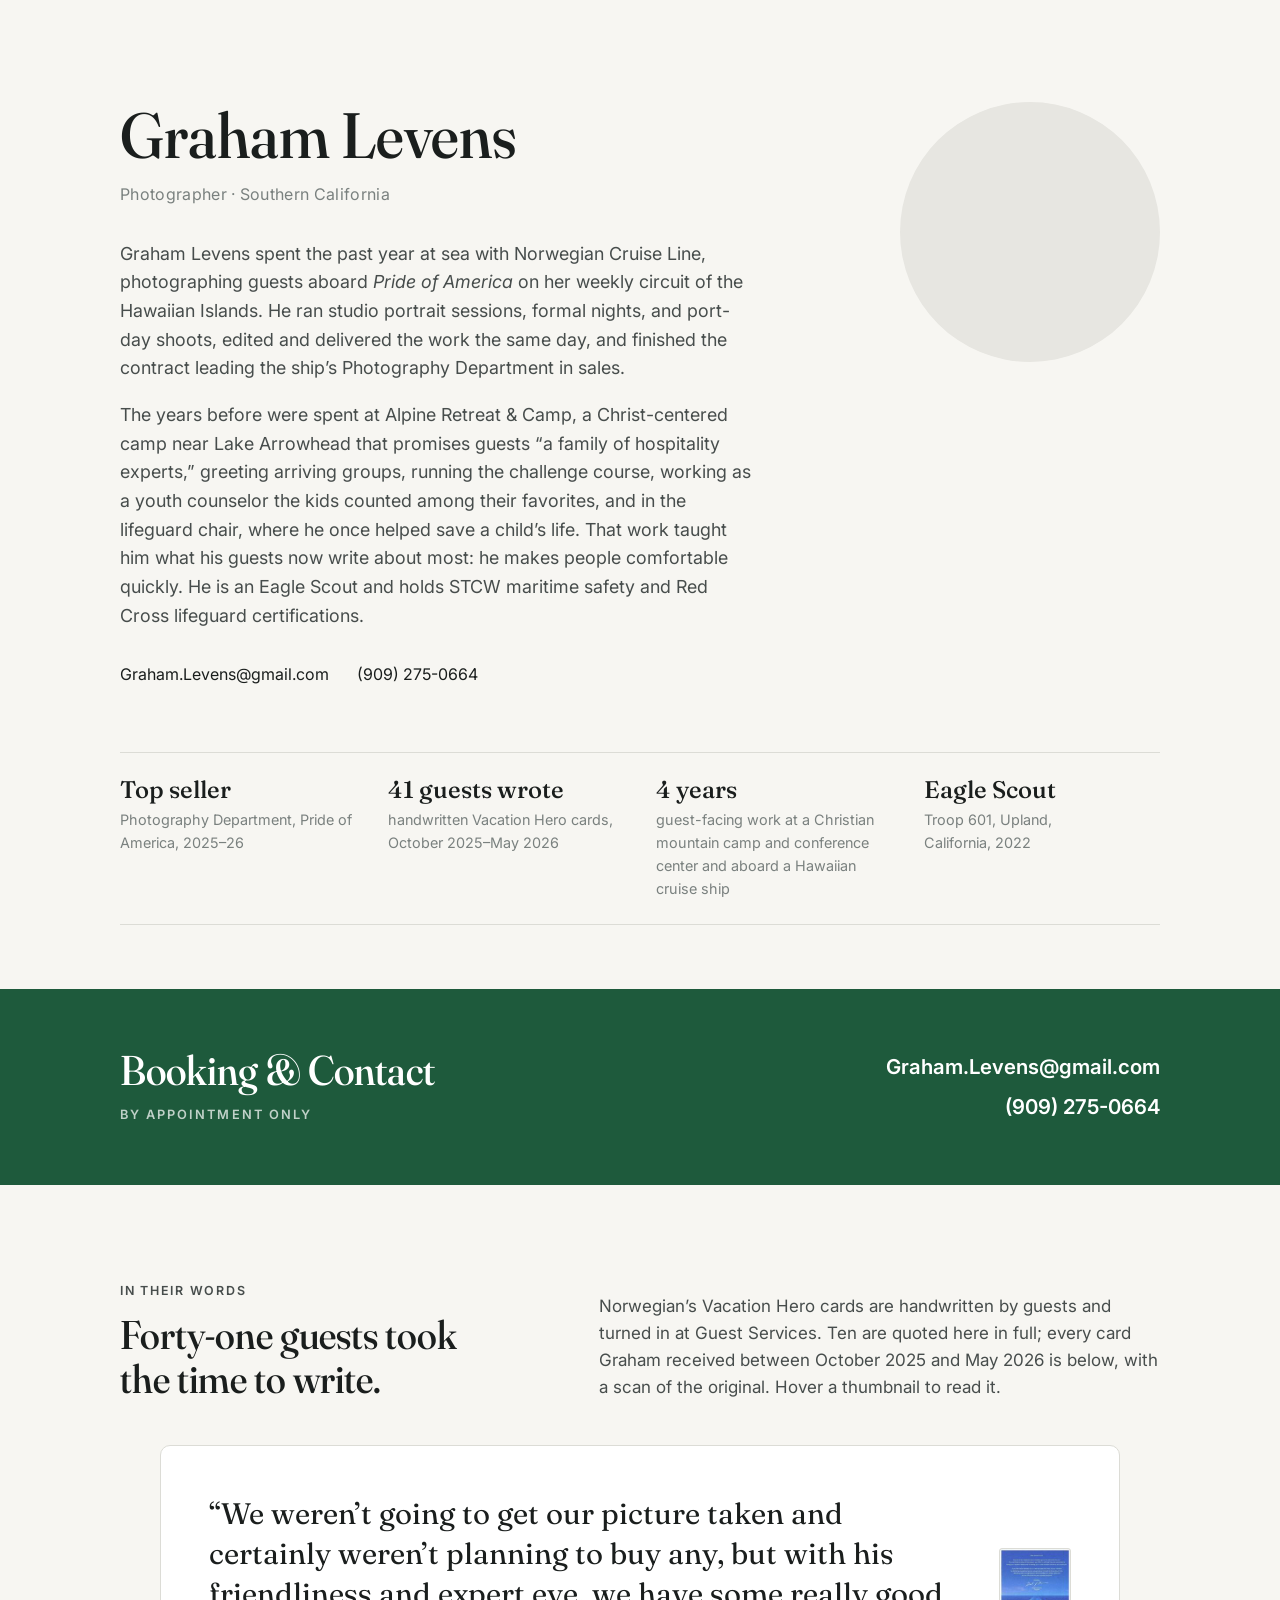
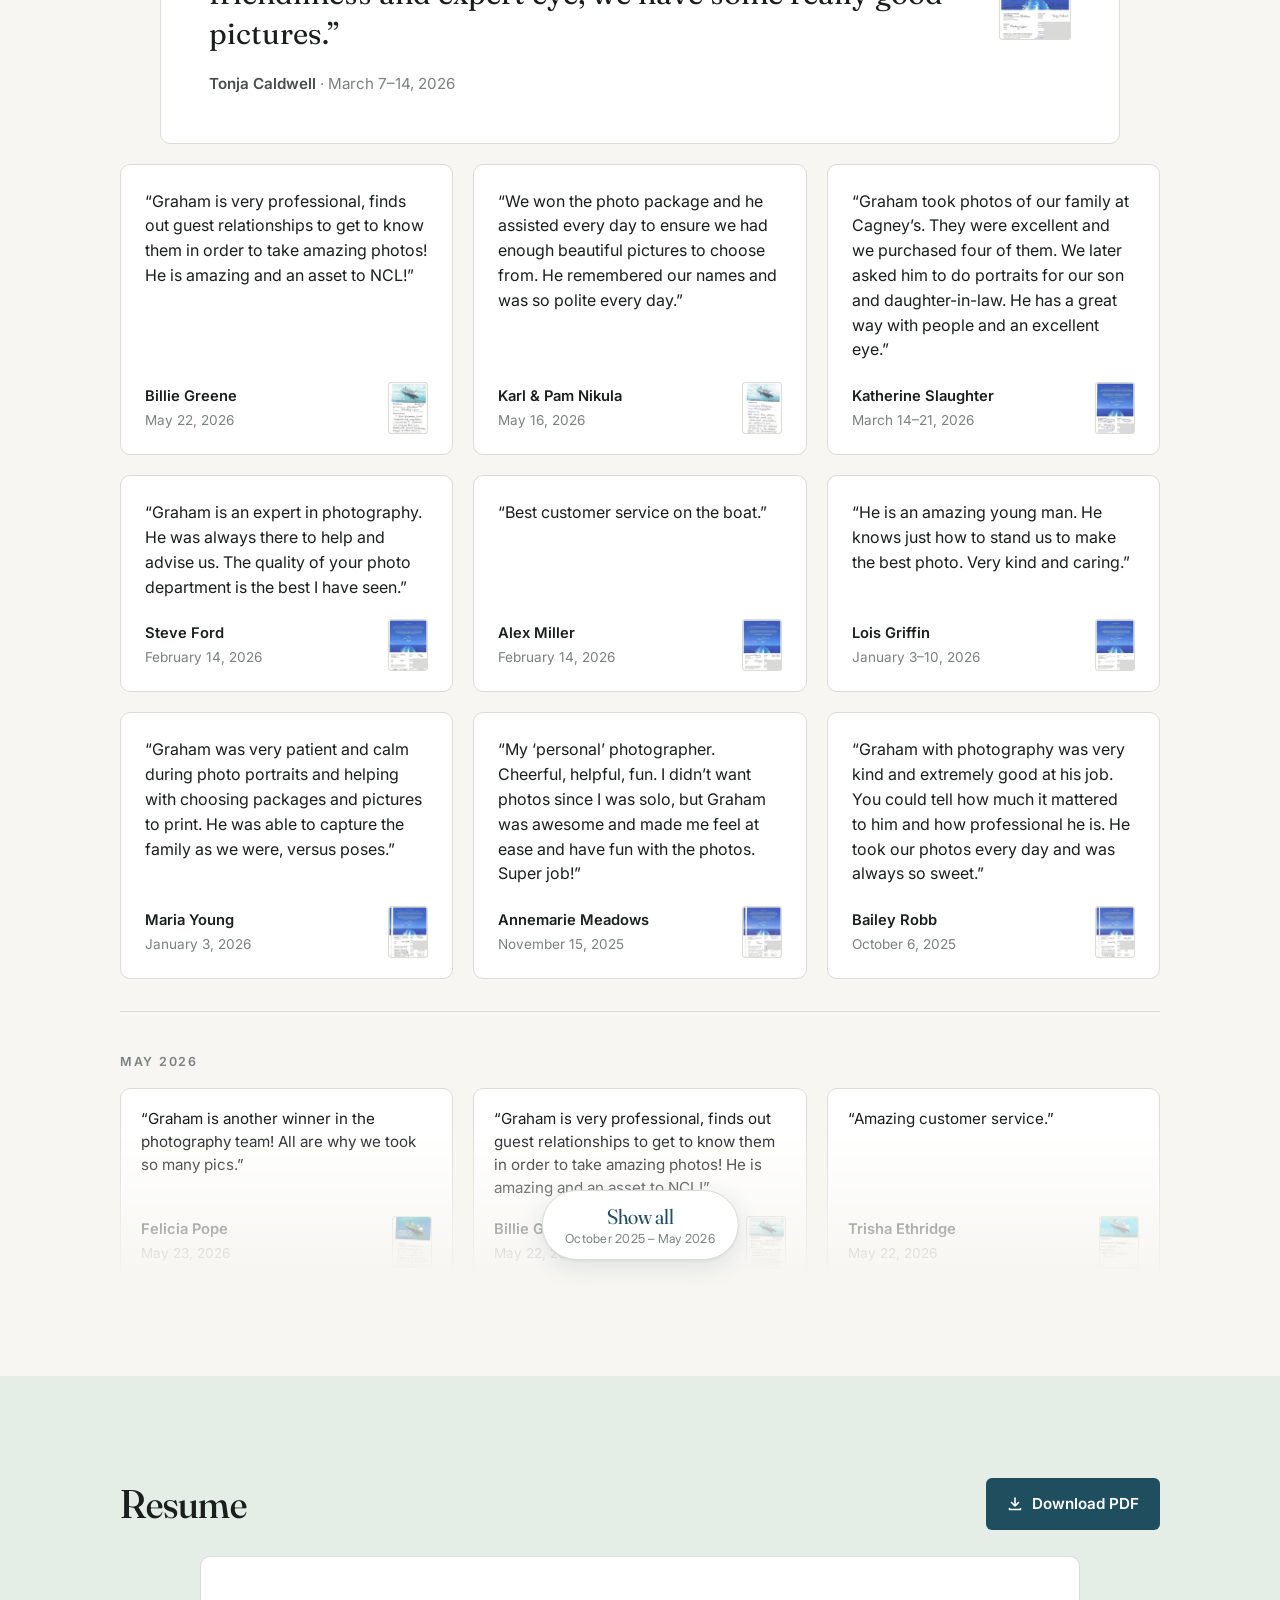
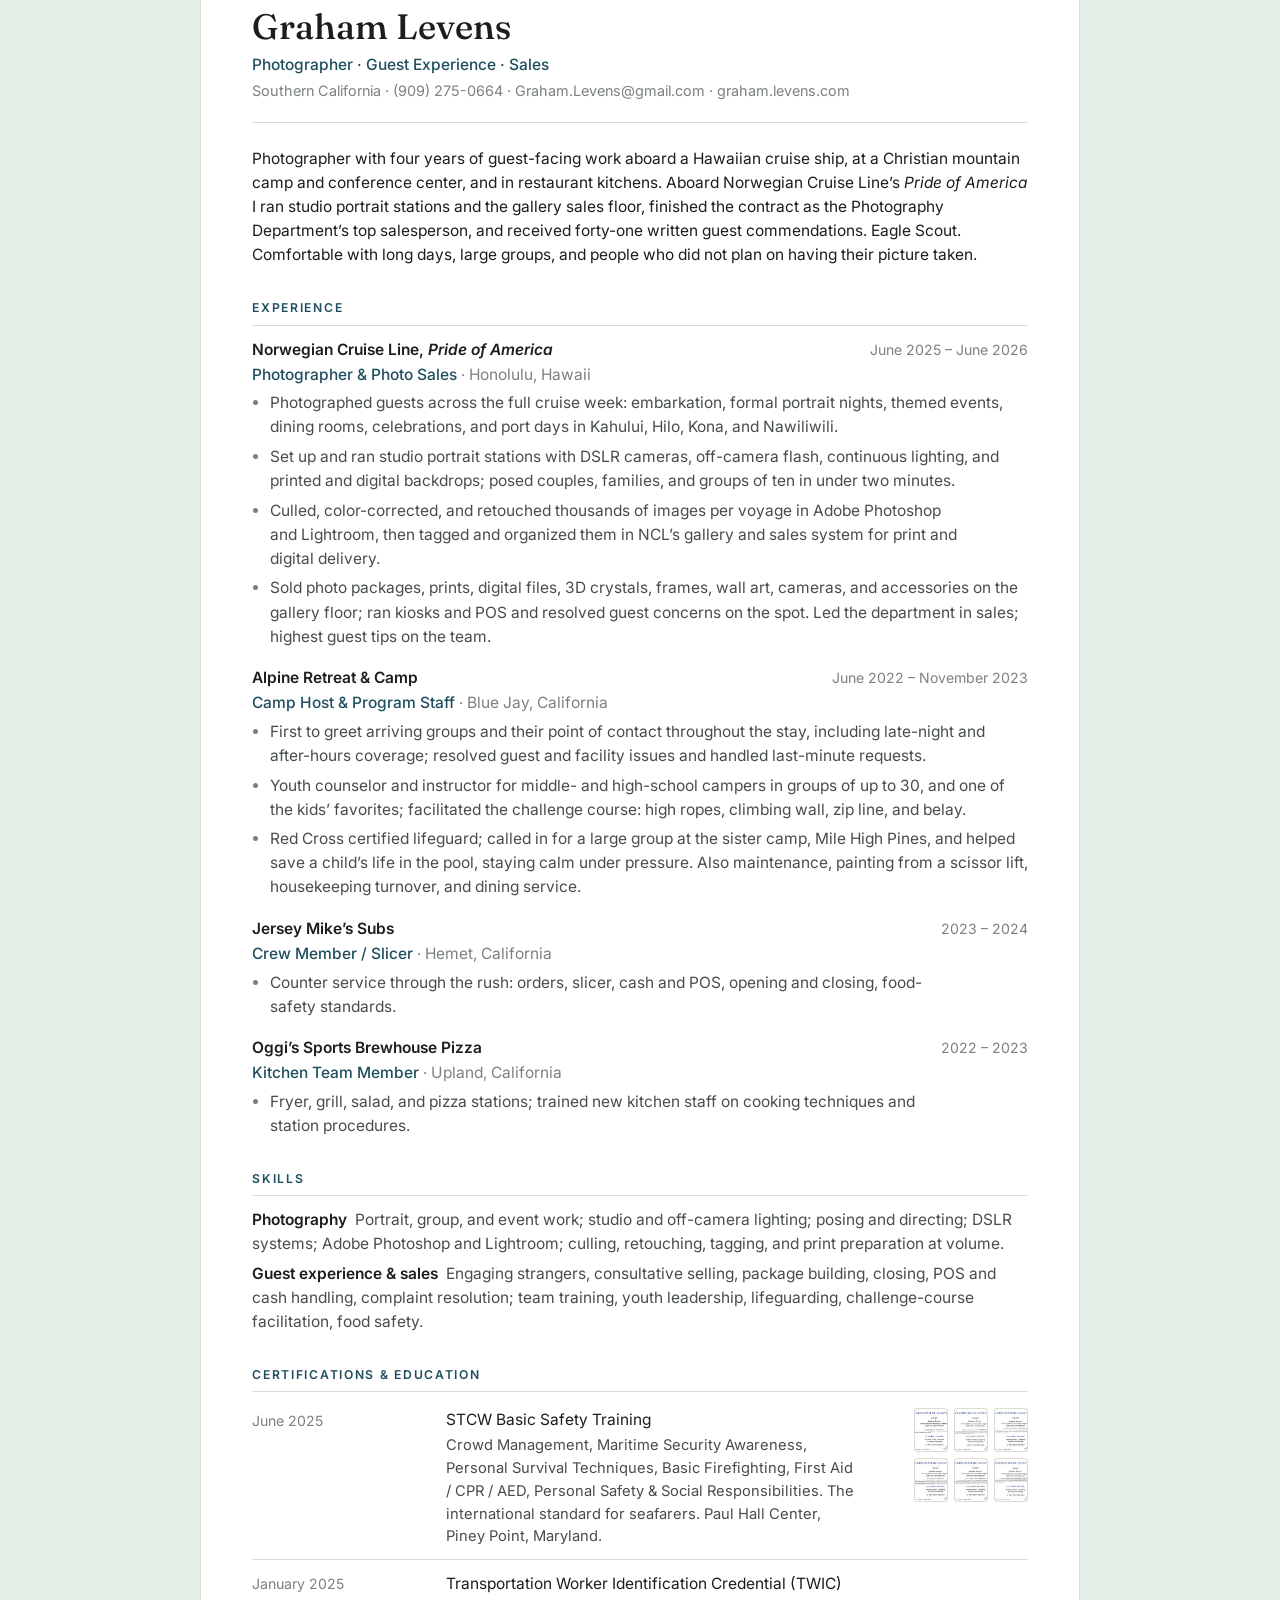
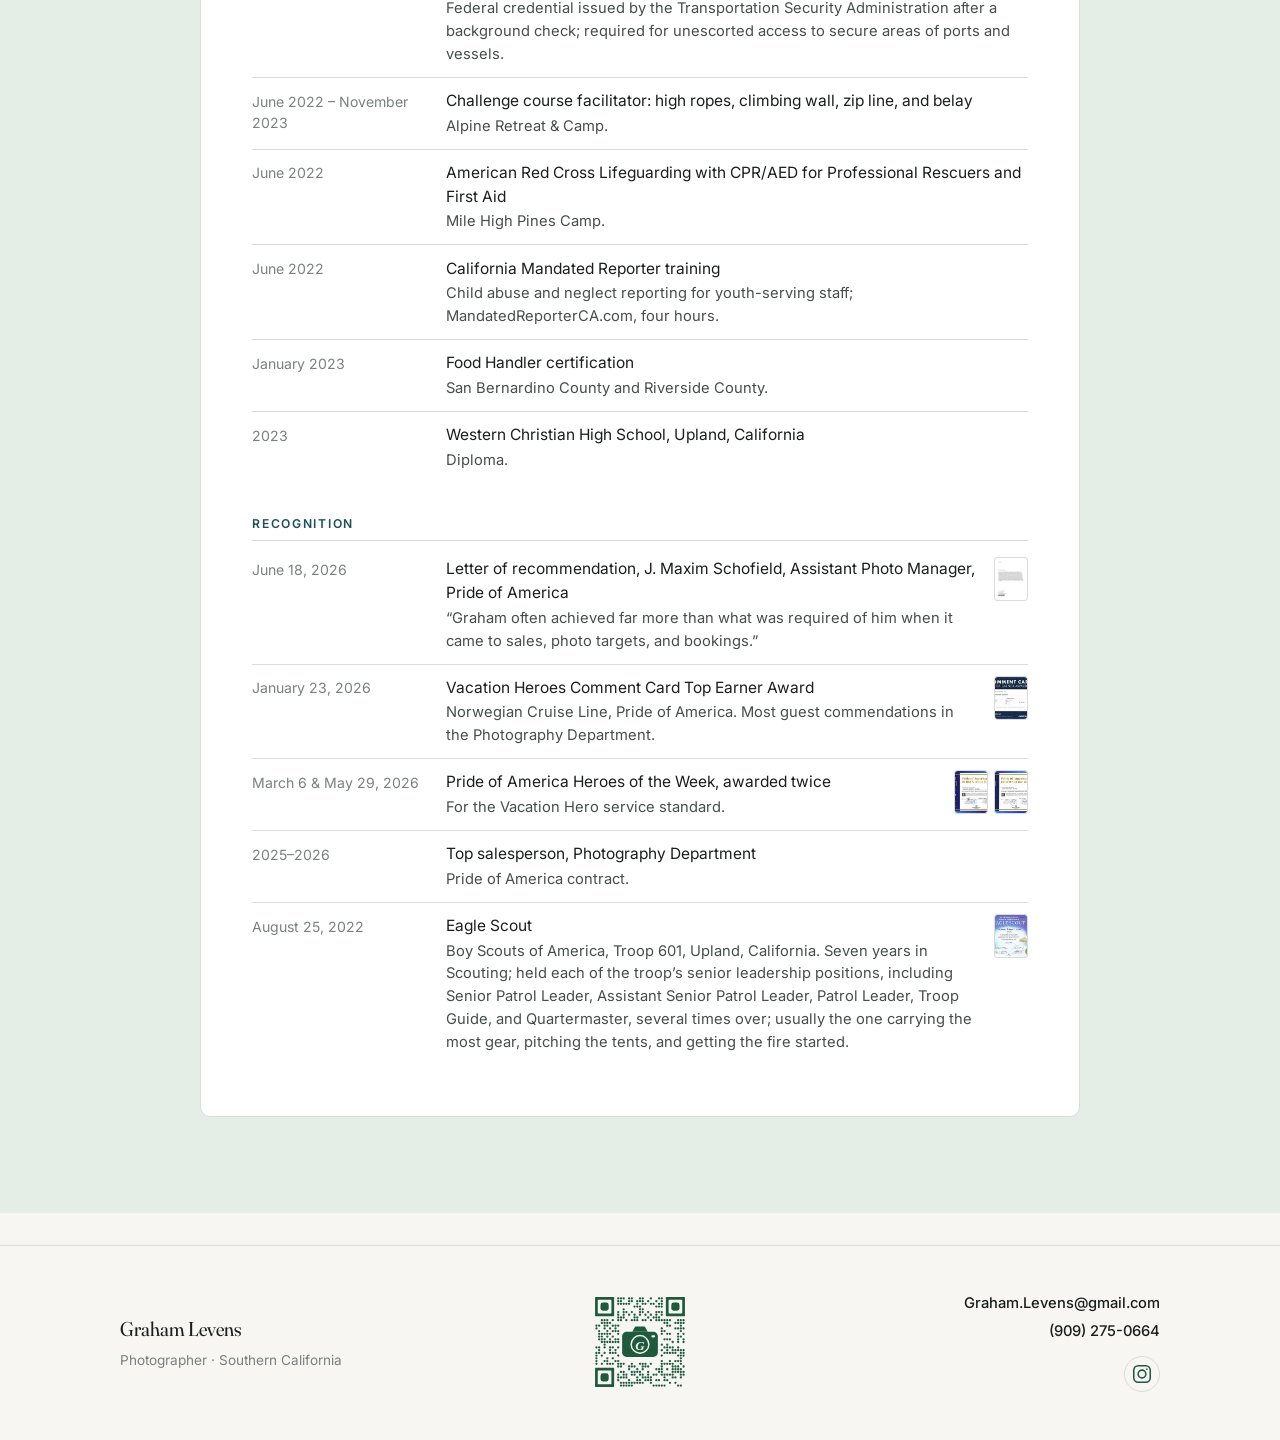
<file: index.html>
<!doctype html>
<html lang="en">
<head>
  <script>document.documentElement.classList.add("js");</script>
  <meta charset="utf-8" />
  <meta name="viewport" content="width=device-width, initial-scale=1" />
  <meta name="format-detection" content="telephone=no">
  <meta name="robots" content="noindex, nofollow, noarchive" />
  <title>Graham Levens — Photographer</title>
  <meta name="description" content="Graham Levens, photographer, Southern California. A year aboard Norwegian Cruise Line's Pride of America, where he led the Photography Department in sales. Eagle Scout." />
  <link rel="icon" href="/favicon.ico" sizes="any" />
  <link rel="icon" href="/favicon.svg" type="image/svg+xml" />
  <link rel="apple-touch-icon" href="/apple-touch-icon.png" />
  <link rel="preconnect" href="https://fonts.googleapis.com">
  <link rel="preconnect" href="https://fonts.gstatic.com" crossorigin>
  <link href="https://fonts.googleapis.com/css2?family=Fraunces:opsz,wght@9..144,400;9..144,500&family=Inter:wght@400;500;600&display=swap" rel="stylesheet">
  <link rel="stylesheet" href="/css/style.css?v=16">
  <script type="application/ld+json">
  {
    "@context": "https://schema.org",
    "@type": "Person",
    "name": "Graham Levens",
    "jobTitle": "Photographer",
    "url": "https://graham.levens.com",
    "address": { "@type": "PostalAddress", "addressRegion": "CA", "addressCountry": "US" }
  }
  </script>
</head>
<body>

<!-- ============ HEADER ============ -->
<header class="wrap head">
  <div>
    <h1>Graham Levens</h1>
    <p class="role">Photographer &middot; Southern California</p>
    <p class="intro">Graham Levens spent the past year at sea with Norwegian Cruise Line, photographing guests aboard <em>Pride of America</em> on her weekly circuit of the Hawaiian Islands. He ran studio portrait sessions, formal nights, and port-day shoots, edited and delivered the work the same day, and finished the contract leading the ship&rsquo;s Photography Department in sales.</p>
    <p class="intro">The years before were spent at Alpine Retreat &amp; Camp, a Christ-centered camp near Lake Arrowhead that promises guests &ldquo;a family of hospitality experts,&rdquo; greeting arriving groups, running the challenge course, working as a youth counselor the kids counted among their favorites, and in the lifeguard chair, where he once helped save a child&rsquo;s life. That work taught him what his guests now write about most: he makes people comfortable quickly. He is an Eagle Scout and holds STCW maritime safety and Red Cross lifeguard certifications.</p>
    <p class="contact"><span><a href="mailto:Graham.Levens@gmail.com">Graham.Levens@gmail.com</a></span><span><a href="tel:+19092750664">(909) 275-0664</a></span></p>
  </div>
  <div class="photo" role="img" aria-label="Portrait to come"></div>
</header>

<div class="wrap">
  <ul class="facts">
    <li><strong>Top seller</strong><span>Photography Department, Pride of America, 2025&ndash;26</span></li>
    <li><strong>41 guests wrote</strong><span>handwritten Vacation Hero cards, October 2025&ndash;May 2026</span></li>
    <li><strong>4 years</strong><span>guest-facing work at a Christian mountain camp and conference center and aboard a Hawaiian cruise ship</span></li>
    <li><strong>Eagle Scout</strong><span>Troop 601, Upland, California, 2022</span></li>
  </ul>
</div>

<!-- ============ BOOKING ============ -->
<section class="cta" id="book" aria-label="Booking and contact">
  <div class="wrap cta__in">
    <div class="cta__lead">
      <h2>Booking &amp; Contact</h2>
      <p class="cta__note">By appointment only</p>
    </div>
    <p class="cta__details"><span><a href="mailto:Graham.Levens@gmail.com">Graham.Levens@gmail.com</a></span><span><a href="tel:+19092750664">(909) 275-0664</a></span></p>
  </div>
</section>

<!-- ============ GUEST FEEDBACK ============ -->
<section class="sec" id="feedback">
  <div class="wrap">
    <div class="sec__head">
      <div>
        <p class="kicker">In their words</p>
        <h2>Forty-one guests took the time to write.</h2>
      </div>
      <p>Norwegian&rsquo;s Vacation Hero cards are handwritten by guests and turned in at Guest Services. Ten are quoted here in full; every card Graham received between October 2025 and May 2026 is below, with a scan of the original. Hover a thumbnail to read it.</p>
    </div>

    <figure class="feature">
      <blockquote>&ldquo;We weren&rsquo;t going to get our picture taken and certainly weren&rsquo;t planning to buy any, but with his friendliness and expert eye, we have some really good pictures.&rdquo;<cite><b>Tonja Caldwell</b> &middot; March 7&ndash;14, 2026</cite></blockquote>
      <a class="thumb" href="/images/cards/tonja-caldwell.jpg" aria-label="View Tonja Caldwell's card"><img src="/images/cards/thumbs/tonja-caldwell.jpg" alt="" loading="lazy"><span class="pop"><img src="/images/cards/tonja-caldwell.jpg" alt="Scanned comment card from Tonja Caldwell" loading="lazy"></span></a>
    </figure>

    <div class="cards">
      <figure class="card">
        <blockquote>&ldquo;Graham is very professional, finds out guest relationships to get to know them in order to take amazing photos! He is amazing and an asset to NCL!&rdquo;</blockquote>
        <footer><cite><b>Billie Greene</b>May 22, 2026</cite><a class="thumb" href="/images/cards/billie-greene.jpg" aria-label="View Billie Greene's card"><img src="/images/cards/thumbs/billie-greene.jpg" alt="" loading="lazy"><span class="pop"><img src="/images/cards/billie-greene.jpg" alt="Scanned comment card from Billie Greene" loading="lazy"></span></a></footer>
      </figure>
      <figure class="card">
        <blockquote>&ldquo;We won the photo package and he assisted every day to ensure we had enough beautiful pictures to choose from. He remembered our names and was so polite every day.&rdquo;</blockquote>
        <footer><cite><b>Karl &amp; Pam Nikula</b>May 16, 2026</cite><a class="thumb" href="/images/cards/karl-pam-nikula.jpg" aria-label="View the Nikulas' card"><img src="/images/cards/thumbs/karl-pam-nikula.jpg" alt="" loading="lazy"><span class="pop"><img src="/images/cards/karl-pam-nikula.jpg" alt="Scanned comment card from Karl and Pam Nikula" loading="lazy"></span></a></footer>
      </figure>
      <figure class="card">
        <blockquote>&ldquo;Graham took photos of our family at Cagney&rsquo;s. They were excellent and we purchased four of them. We later asked him to do portraits for our son and daughter-in-law. He has a great way with people and an excellent eye.&rdquo;</blockquote>
        <footer><cite><b>Katherine Slaughter</b>March 14&ndash;21, 2026</cite><a class="thumb" href="/images/cards/katherine-slaughter.jpg" aria-label="View Katherine Slaughter's card"><img src="/images/cards/thumbs/katherine-slaughter.jpg" alt="" loading="lazy"><span class="pop"><img src="/images/cards/katherine-slaughter.jpg" alt="Scanned comment card from Katherine Slaughter" loading="lazy"></span></a></footer>
      </figure>
      <figure class="card">
        <blockquote>&ldquo;Graham is an expert in photography. He was always there to help and advise us. The quality of your photo department is the best I have seen.&rdquo;</blockquote>
        <footer><cite><b>Steve Ford</b>February 14, 2026</cite><a class="thumb" href="/images/cards/steve-ford.jpg" aria-label="View Steve Ford's card"><img src="/images/cards/thumbs/steve-ford.jpg" alt="" loading="lazy"><span class="pop"><img src="/images/cards/steve-ford.jpg" alt="Scanned comment card from Steve Ford" loading="lazy"></span></a></footer>
      </figure>
      <figure class="card">
        <blockquote>&ldquo;Best customer service on the boat.&rdquo;</blockquote>
        <footer><cite><b>Alex Miller</b>February 14, 2026</cite><a class="thumb" href="/images/cards/alex-miller.jpg" aria-label="View Alex Miller's card"><img src="/images/cards/thumbs/alex-miller.jpg" alt="" loading="lazy"><span class="pop"><img src="/images/cards/alex-miller.jpg" alt="Scanned comment card from Alex Miller" loading="lazy"></span></a></footer>
      </figure>
      <figure class="card">
        <blockquote>&ldquo;He is an amazing young man. He knows just how to stand us to make the best photo. Very kind and caring.&rdquo;</blockquote>
        <footer><cite><b>Lois Griffin</b>January 3&ndash;10, 2026</cite><a class="thumb" href="/images/cards/lois-griffin.jpg" aria-label="View Lois Griffin's card"><img src="/images/cards/thumbs/lois-griffin.jpg" alt="" loading="lazy"><span class="pop"><img src="/images/cards/lois-griffin.jpg" alt="Scanned comment card from Lois Griffin" loading="lazy"></span></a></footer>
      </figure>
      <figure class="card">
        <blockquote>&ldquo;Graham was very patient and calm during photo portraits and helping with choosing packages and pictures to print. He was able to capture the family as we were, versus poses.&rdquo;</blockquote>
        <footer><cite><b>Maria Young</b>January 3, 2026</cite><a class="thumb" href="/images/cards/maria-young.jpg" aria-label="View Maria Young's card"><img src="/images/cards/thumbs/maria-young.jpg" alt="" loading="lazy"><span class="pop"><img src="/images/cards/maria-young.jpg" alt="Scanned comment card from Maria Young" loading="lazy"></span></a></footer>
      </figure>
      <figure class="card">
        <blockquote>&ldquo;My &lsquo;personal&rsquo; photographer. Cheerful, helpful, fun. I didn&rsquo;t want photos since I was solo, but Graham was awesome and made me feel at ease and have fun with the photos. Super job!&rdquo;</blockquote>
        <footer><cite><b>Annemarie Meadows</b>November 15, 2025</cite><a class="thumb" href="/images/cards/annemarie-meadows.jpg" aria-label="View Annemarie Meadows' card"><img src="/images/cards/thumbs/annemarie-meadows.jpg" alt="" loading="lazy"><span class="pop"><img src="/images/cards/annemarie-meadows.jpg" alt="Scanned comment card from Annemarie Meadows" loading="lazy"></span></a></footer>
      </figure>
      <figure class="card">
        <blockquote>&ldquo;Graham with photography was very kind and extremely good at his job. You could tell how much it mattered to him and how professional he is. He took our photos every day and was always so sweet.&rdquo;</blockquote>
        <footer><cite><b>Bailey Robb</b>October 6, 2025</cite><a class="thumb" href="/images/cards/bailey-robb.jpg" aria-label="View Bailey Robb's card"><img src="/images/cards/thumbs/bailey-robb.jpg" alt="" loading="lazy"><span class="pop"><img src="/images/cards/bailey-robb.jpg" alt="Scanned comment card from Bailey Robb" loading="lazy"></span></a></footer>
      </figure>
    </div>

    <div class="more" id="all-cards">
      <div class="more__window" id="all-cards-window">
      <div class="cards cards--all">
        <h3 class="month">May 2026</h3>
        <figure class="card">
          <blockquote>&ldquo;Graham is another winner in the photography team! All are why we took so many pics.&rdquo;</blockquote>
          <footer><cite><b>Felicia Pope</b>May 23, 2026</cite><a class="thumb" href="/images/cards/felicia-pope.jpg" aria-label="View Felicia Pope's card"><img src="/images/cards/thumbs/felicia-pope.jpg" alt="" loading="lazy"><span class="pop"><img src="/images/cards/felicia-pope.jpg" alt="Scanned comment card from Felicia Pope" loading="lazy"></span></a></footer>
        </figure>
        <figure class="card">
          <blockquote>&ldquo;Graham is very professional, finds out guest relationships to get to know them in order to take amazing photos! He is amazing and an asset to NCL!&rdquo;</blockquote>
          <footer><cite><b>Billie Greene</b>May 22, 2026</cite><a class="thumb" href="/images/cards/billie-greene.jpg" aria-label="View Billie Greene's card"><img src="/images/cards/thumbs/billie-greene.jpg" alt="" loading="lazy"><span class="pop"><img src="/images/cards/billie-greene.jpg" alt="Scanned comment card from Billie Greene" loading="lazy"></span></a></footer>
        </figure>
        <figure class="card">
          <blockquote>&ldquo;Amazing customer service.&rdquo;</blockquote>
          <footer><cite><b>Trisha Ethridge</b>May 22, 2026</cite><a class="thumb" href="/images/cards/trisha-ethridge.jpg" aria-label="View Trisha Ethridge's card"><img src="/images/cards/thumbs/trisha-ethridge.jpg" alt="" loading="lazy"><span class="pop"><img src="/images/cards/trisha-ethridge.jpg" alt="Scanned comment card from Trisha Ethridge" loading="lazy"></span></a></footer>
        </figure>
        <figure class="card">
          <blockquote>&ldquo;Down to earth, fun, and great at his job!&rdquo;</blockquote>
          <footer><cite><b>Morgan Greene</b>May 22, 2026</cite><a class="thumb" href="/images/cards/morgan-greene.jpg" aria-label="View Morgan Greene's card"><img src="/images/cards/thumbs/morgan-greene.jpg" alt="" loading="lazy"><span class="pop"><img src="/images/cards/morgan-greene.jpg" alt="Scanned comment card from Morgan Greene" loading="lazy"></span></a></footer>
        </figure>
        <figure class="card">
          <blockquote>&ldquo;We were on a serious time crunch on Friday evening. We needed to get our anniversary photo and he helped to download last-minute photos so we could choose from all of them. He was very helpful and friendly.&rdquo;</blockquote>
          <footer><cite><b>Laura Kirkpatrick</b>May 22, 2026</cite><a class="thumb" href="/images/cards/laura-kirkpatrick.jpg" aria-label="View Laura Kirkpatrick's card"><img src="/images/cards/thumbs/laura-kirkpatrick.jpg" alt="" loading="lazy"><span class="pop"><img src="/images/cards/laura-kirkpatrick.jpg" alt="Scanned comment card from Laura Kirkpatrick" loading="lazy"></span></a></footer>
        </figure>
        <figure class="card">
          <blockquote>&ldquo;I felt Graham was exceptional because he had a great rapport with those he was taking pictures of, and even said after taking the first set of pictures that he would remember our cabin number the next time, and he did by the third shoot. He was always helpful even when busy and had a good eye for what we were going for.&rdquo;</blockquote>
          <footer><cite><b>Michelle Harbin</b>May 22, 2026</cite><a class="thumb" href="/images/cards/michelle-harbin.jpg" aria-label="View Michelle Harbin's card"><img src="/images/cards/thumbs/michelle-harbin.jpg" alt="" loading="lazy"><span class="pop"><img src="/images/cards/michelle-harbin.jpg" alt="Scanned comment card from Michelle Harbin" loading="lazy"></span></a></footer>
        </figure>
        <figure class="card">
          <blockquote>&ldquo;He was friendly, cheerful and extremely patient in taking our portraits, and he made us look beautiful!&rdquo;</blockquote>
          <footer><cite><b>Pam DeMan &amp; Nancy Campis</b>May 21, 2026</cite><a class="thumb" href="/images/cards/pam-deman-nancy-campis.jpg" aria-label="View Pam DeMan & Nancy Campis's card"><img src="/images/cards/thumbs/pam-deman-nancy-campis.jpg" alt="" loading="lazy"><span class="pop"><img src="/images/cards/pam-deman-nancy-campis.jpg" alt="Scanned comment card from Pam DeMan & Nancy Campis" loading="lazy"></span></a></footer>
        </figure>
        <figure class="card">
          <blockquote>&ldquo;We won the photo package and he assisted every day to ensure we had enough beautiful pictures to choose from. He remembered our names and was so polite every day.&rdquo;</blockquote>
          <footer><cite><b>Karl &amp; Pam Nikula</b>May 16, 2026</cite><a class="thumb" href="/images/cards/karl-pam-nikula.jpg" aria-label="View Karl & Pam Nikula's card"><img src="/images/cards/thumbs/karl-pam-nikula.jpg" alt="" loading="lazy"><span class="pop"><img src="/images/cards/karl-pam-nikula.jpg" alt="Scanned comment card from Karl & Pam Nikula" loading="lazy"></span></a></footer>
        </figure>
        <figure class="card">
          <blockquote>&ldquo;Great job! Graham is very professional with his work and able to help us with our photos and finish with our order.&rdquo;</blockquote>
          <footer><cite><b>Robert &amp; Racquel</b>May 15, 2026</cite><a class="thumb" href="/images/cards/robert-racquel.jpg" aria-label="View Robert & Racquel's card"><img src="/images/cards/thumbs/robert-racquel.jpg" alt="" loading="lazy"><span class="pop"><img src="/images/cards/robert-racquel.jpg" alt="Scanned comment card from Robert & Racquel" loading="lazy"></span></a></footer>
        </figure>
        <figure class="card">
          <blockquote>&ldquo;He went beyond to help us with our photos, to make sure we had our pictures. He was very polite and extra helpful.&rdquo;</blockquote>
          <footer><cite><b>Bettie Stehling</b>May 15, 2026</cite><a class="thumb" href="/images/cards/bettie-stehling.jpg" aria-label="View Bettie Stehling's card"><img src="/images/cards/thumbs/bettie-stehling.jpg" alt="" loading="lazy"><span class="pop"><img src="/images/cards/bettie-stehling.jpg" alt="Scanned comment card from Bettie Stehling" loading="lazy"></span></a></footer>
        </figure>
        <figure class="card">
          <blockquote>&ldquo;So patient! Helped us get every picture downloaded and put in folders. You are very blessed to have this nice young man working for you!&rdquo;</blockquote>
          <footer><cite><b>Susan Stehling</b>May 15, 2026</cite><a class="thumb" href="/images/cards/susan-stehling.jpg" aria-label="View Susan Stehling's card"><img src="/images/cards/thumbs/susan-stehling.jpg" alt="" loading="lazy"><span class="pop"><img src="/images/cards/susan-stehling.jpg" alt="Scanned comment card from Susan Stehling" loading="lazy"></span></a></footer>
        </figure>
        <h3 class="month">March 2026</h3>
        <figure class="card">
          <blockquote>&ldquo;Graham was very accommodating each and every time we saw him. Wonderful. Pleasure to be with.&rdquo;</blockquote>
          <footer><cite><b>Jessica R.</b>March 21, 2026</cite><a class="thumb" href="/images/cards/jessica-r.jpg" aria-label="View Jessica R.'s card"><img src="/images/cards/thumbs/jessica-r.jpg" alt="" loading="lazy"><span class="pop"><img src="/images/cards/jessica-r.jpg" alt="Scanned comment card from Jessica R." loading="lazy"></span></a></footer>
        </figure>
        <figure class="card">
          <blockquote>&ldquo;Friendly and outgoing. Informative about his packages and made suggestions based on the knowledge he learned from listening.&rdquo;</blockquote>
          <footer><cite><b>Lizzette</b>March 21, 2026</cite><a class="thumb" href="/images/cards/lizzette.jpg" aria-label="View Lizzette's card"><img src="/images/cards/thumbs/lizzette.jpg" alt="" loading="lazy"><span class="pop"><img src="/images/cards/lizzette.jpg" alt="Scanned comment card from Lizzette" loading="lazy"></span></a></footer>
        </figure>
        <figure class="card">
          <blockquote>&ldquo;I was having internet difficulties. The internet specialist was not available. Graham solved my problems. Great job.&rdquo;</blockquote>
          <footer><cite><b>Randy Gepp</b>March 14, 2026</cite><a class="thumb" href="/images/cards/randy-gepp.jpg" aria-label="View Randy Gepp's card"><img src="/images/cards/thumbs/randy-gepp.jpg" alt="" loading="lazy"><span class="pop"><img src="/images/cards/randy-gepp.jpg" alt="Scanned comment card from Randy Gepp" loading="lazy"></span></a></footer>
        </figure>
        <figure class="card">
          <blockquote>&ldquo;Graham took photos of our family at Cagney&rsquo;s. They were excellent and we purchased four of them. We later asked him to do portraits for our son and daughter-in-law. He has a great way with people and an excellent eye.&rdquo;</blockquote>
          <footer><cite><b>Katherine Slaughter</b>March 14&ndash;21, 2026</cite><a class="thumb" href="/images/cards/katherine-slaughter.jpg" aria-label="View Katherine Slaughter's card"><img src="/images/cards/thumbs/katherine-slaughter.jpg" alt="" loading="lazy"><span class="pop"><img src="/images/cards/katherine-slaughter.jpg" alt="Scanned comment card from Katherine Slaughter" loading="lazy"></span></a></footer>
        </figure>
        <figure class="card">
          <blockquote>&ldquo;We weren&rsquo;t going to get our picture taken and certainly weren&rsquo;t planning to buy any, but with his friendliness and expert eye, we have some really good pictures.&rdquo;</blockquote>
          <footer><cite><b>Tonja Caldwell</b>March 7&ndash;14, 2026</cite><a class="thumb" href="/images/cards/tonja-caldwell.jpg" aria-label="View Tonja Caldwell's card"><img src="/images/cards/thumbs/tonja-caldwell.jpg" alt="" loading="lazy"><span class="pop"><img src="/images/cards/tonja-caldwell.jpg" alt="Scanned comment card from Tonja Caldwell" loading="lazy"></span></a></footer>
        </figure>
        <h3 class="month">February 2026</h3>
        <figure class="card">
          <blockquote>&ldquo;Did an amazing job on my photos. Was very kind and friendly.&rdquo;</blockquote>
          <footer><cite><b>Lillian Kincaid</b>February 21&ndash;27, 2026</cite><a class="thumb" href="/images/cards/lillian-kincaid.jpg" aria-label="View Lillian Kincaid's card"><img src="/images/cards/thumbs/lillian-kincaid.jpg" alt="" loading="lazy"><span class="pop"><img src="/images/cards/lillian-kincaid.jpg" alt="Scanned comment card from Lillian Kincaid" loading="lazy"></span></a></footer>
        </figure>
        <figure class="card">
          <blockquote>&ldquo;Graham was very helpful, patient, kind, and helped me set up my digitals and helped me pick the best package. Thank you, Graham.&rdquo;</blockquote>
          <footer><cite><b>Lynette Kincaid</b>February 21&ndash;28, 2026</cite><a class="thumb" href="/images/cards/lynette-kincaid.jpg" aria-label="View Lynette Kincaid's card"><img src="/images/cards/thumbs/lynette-kincaid.jpg" alt="" loading="lazy"><span class="pop"><img src="/images/cards/lynette-kincaid.jpg" alt="Scanned comment card from Lynette Kincaid" loading="lazy"></span></a></footer>
        </figure>
        <figure class="card">
          <blockquote>&ldquo;Very patient. Very helpful. Helped us out.&rdquo;</blockquote>
          <footer><cite><b>Catherine Cox</b>February 14, 2026</cite><a class="thumb" href="/images/cards/catherine-cox.jpg" aria-label="View Catherine Cox's card"><img src="/images/cards/thumbs/catherine-cox.jpg" alt="" loading="lazy"><span class="pop"><img src="/images/cards/catherine-cox.jpg" alt="Scanned comment card from Catherine Cox" loading="lazy"></span></a></footer>
        </figure>
        <figure class="card">
          <blockquote>&ldquo;Graham is an expert in photography. He was always there to help and advise us. The quality of your photo department is the best I have seen.&rdquo;</blockquote>
          <footer><cite><b>Steve Ford</b>February 14, 2026</cite><a class="thumb" href="/images/cards/steve-ford.jpg" aria-label="View Steve Ford's card"><img src="/images/cards/thumbs/steve-ford.jpg" alt="" loading="lazy"><span class="pop"><img src="/images/cards/steve-ford.jpg" alt="Scanned comment card from Steve Ford" loading="lazy"></span></a></footer>
        </figure>
        <figure class="card">
          <blockquote>&ldquo;These three were absolutely awesome!! They were extremely patient and helpful! Excellent service, thank you.&rdquo;</blockquote>
          <footer><cite><b>Charles Young</b>February 14, 2026</cite><a class="thumb" href="/images/cards/charles-young.jpg" aria-label="View Charles Young's card"><img src="/images/cards/thumbs/charles-young.jpg" alt="" loading="lazy"><span class="pop"><img src="/images/cards/charles-young.jpg" alt="Scanned comment card from Charles Young" loading="lazy"></span></a></footer>
        </figure>
        <figure class="card">
          <blockquote>&ldquo;Best customer service on the boat.&rdquo;</blockquote>
          <footer><cite><b>Alex Miller</b>February 14, 2026</cite><a class="thumb" href="/images/cards/alex-miller.jpg" aria-label="View Alex Miller's card"><img src="/images/cards/thumbs/alex-miller.jpg" alt="" loading="lazy"><span class="pop"><img src="/images/cards/alex-miller.jpg" alt="Scanned comment card from Alex Miller" loading="lazy"></span></a></footer>
        </figure>
        <figure class="card">
          <blockquote>&ldquo;Graham helped me feel special when taking my photos. Traveling alone, my husband&rsquo;s memory captured by a special photo of my husband&rsquo;s heart on my sweatshirt.&rdquo;</blockquote>
          <footer><cite><b>Jill Roth</b>February 7&ndash;14, 2026</cite><a class="thumb" href="/images/cards/jill-roth.jpg" aria-label="View Jill Roth's card"><img src="/images/cards/thumbs/jill-roth.jpg" alt="" loading="lazy"><span class="pop"><img src="/images/cards/jill-roth.jpg" alt="Scanned comment card from Jill Roth" loading="lazy"></span></a></footer>
        </figure>
        <figure class="card">
          <blockquote>&ldquo;Both men went out of their way to assist me with my photos. They both spent time and shared their expertise. They are both personable and professional!&rdquo;</blockquote>
          <footer><cite><b>Diane Miltz</b>February 7&ndash;14, 2026</cite><a class="thumb" href="/images/cards/diane-miltz.jpg" aria-label="View Diane Miltz's card"><img src="/images/cards/thumbs/diane-miltz.jpg" alt="" loading="lazy"><span class="pop"><img src="/images/cards/diane-miltz.jpg" alt="Scanned comment card from Diane Miltz" loading="lazy"></span></a></footer>
        </figure>
        <h3 class="month">January 2026</h3>
        <figure class="card">
          <blockquote>&ldquo;Graham was so friendly and very professional. He suggested some unique poses for us and got some great shots.&rdquo;</blockquote>
          <footer><cite><b>Barbara Connor</b>January 31, 2026</cite><a class="thumb" href="/images/cards/barbara-connor.jpg" aria-label="View Barbara Connor's card"><img src="/images/cards/thumbs/barbara-connor.jpg" alt="" loading="lazy"><span class="pop"><img src="/images/cards/barbara-connor.jpg" alt="Scanned comment card from Barbara Connor" loading="lazy"></span></a></footer>
        </figure>
        <figure class="card">
          <blockquote>&ldquo;Graham assisted me in getting this elderly couple their candid photos in addition to their scheduled sessions, so they could reach their package.&rdquo;</blockquote>
          <footer><cite><b>Pam J.</b>January 31, 2026</cite><a class="thumb" href="/images/cards/pam-j.jpg" aria-label="View Pam J.'s card"><img src="/images/cards/thumbs/pam-j.jpg" alt="" loading="lazy"><span class="pop"><img src="/images/cards/pam-j.jpg" alt="Scanned comment card from Pam J." loading="lazy"></span></a></footer>
        </figure>
        <figure class="card">
          <blockquote>&ldquo;Graham was always very helpful and polite during the duration of our trip. At the end he really took his time to help us with our final purchases.&rdquo;</blockquote>
          <footer><cite><b>Diette Mabile</b>January 24, 2026</cite><a class="thumb" href="/images/cards/diette-mabile.jpg" aria-label="View Diette Mabile's card"><img src="/images/cards/thumbs/diette-mabile.jpg" alt="" loading="lazy"><span class="pop"><img src="/images/cards/diette-mabile.jpg" alt="Scanned comment card from Diette Mabile" loading="lazy"></span></a></footer>
        </figure>
        <figure class="card">
          <blockquote>&ldquo;Graham was an excellent photographer and customer service rep for NCL! Not only did he impress us checking in, he remembered our family throughout the trip. His kindness to inquire if we were doing OK, and he sent us a treat. Thanks for the smile.&rdquo;</blockquote>
          <footer><cite><b>Wendy</b>January 10&ndash;17, 2026</cite><a class="thumb" href="/images/cards/wendy.jpg" aria-label="View Wendy's card"><img src="/images/cards/thumbs/wendy.jpg" alt="" loading="lazy"><span class="pop"><img src="/images/cards/wendy.jpg" alt="Scanned comment card from Wendy" loading="lazy"></span></a></footer>
        </figure>
        <figure class="card">
          <blockquote>&ldquo;Wonderful, friendly, helpful young man who goes out of his way to help others.&rdquo;</blockquote>
          <footer><cite><b>Judy Fogham</b>January 10&ndash;17, 2026</cite><a class="thumb" href="/images/cards/judy-fogham.jpg" aria-label="View Judy Fogham's card"><img src="/images/cards/thumbs/judy-fogham.jpg" alt="" loading="lazy"><span class="pop"><img src="/images/cards/judy-fogham.jpg" alt="Scanned comment card from Judy Fogham" loading="lazy"></span></a></footer>
        </figure>
        <figure class="card">
          <blockquote>&ldquo;Helped me with a camera problem. Always said hello to us. Very helpful and polite! Great photographer!&rdquo;</blockquote>
          <footer><cite><b>Earl Fogham</b>January 10&ndash;17, 2026</cite><a class="thumb" href="/images/cards/earl-fogham.jpg" aria-label="View Earl Fogham's card"><img src="/images/cards/thumbs/earl-fogham.jpg" alt="" loading="lazy"><span class="pop"><img src="/images/cards/earl-fogham.jpg" alt="Scanned comment card from Earl Fogham" loading="lazy"></span></a></footer>
        </figure>
        <figure class="card">
          <blockquote>&ldquo;The best!&rdquo;</blockquote>
          <footer><cite><b>Earl Fogham</b>January 10&ndash;17, 2026</cite><a class="thumb" href="/images/cards/earl-fogham-2.jpg" aria-label="View Earl Fogham's card"><img src="/images/cards/thumbs/earl-fogham-2.jpg" alt="" loading="lazy"><span class="pop"><img src="/images/cards/earl-fogham-2.jpg" alt="Scanned comment card from Earl Fogham" loading="lazy"></span></a></footer>
        </figure>
        <figure class="card">
          <blockquote>&ldquo;Very helpful with my husband&rsquo;s camera problem.&rdquo;</blockquote>
          <footer><cite><b>Judy Fogham</b>January 10&ndash;17, 2026</cite><a class="thumb" href="/images/cards/judy-fogham-2.jpg" aria-label="View Judy Fogham's card"><img src="/images/cards/thumbs/judy-fogham-2.jpg" alt="" loading="lazy"><span class="pop"><img src="/images/cards/judy-fogham-2.jpg" alt="Scanned comment card from Judy Fogham" loading="lazy"></span></a></footer>
        </figure>
        <figure class="card">
          <blockquote>&ldquo;Graham and all photography staff: making my 50th birthday so special. Thanks!&rdquo;</blockquote>
          <footer><cite><b>Melissa Vedder</b>January 3&ndash;10, 2026</cite><a class="thumb" href="/images/cards/melissa-vedder.jpg" aria-label="View Melissa Vedder's card"><img src="/images/cards/thumbs/melissa-vedder.jpg" alt="" loading="lazy"><span class="pop"><img src="/images/cards/melissa-vedder.jpg" alt="Scanned comment card from Melissa Vedder" loading="lazy"></span></a></footer>
        </figure>
        <figure class="card">
          <blockquote>&ldquo;He is an amazing young man. He knows just how to stand us to make the best photo. Very kind and caring.&rdquo;</blockquote>
          <footer><cite><b>Lois Griffin</b>January 3&ndash;10, 2026</cite><a class="thumb" href="/images/cards/lois-griffin.jpg" aria-label="View Lois Griffin's card"><img src="/images/cards/thumbs/lois-griffin.jpg" alt="" loading="lazy"><span class="pop"><img src="/images/cards/lois-griffin.jpg" alt="Scanned comment card from Lois Griffin" loading="lazy"></span></a></footer>
        </figure>
        <figure class="card">
          <blockquote>&ldquo;Graham was very patient and calm during photo portraits and helping with choosing packages and pictures to print. He was able to capture the family as we were, versus poses.&rdquo;</blockquote>
          <footer><cite><b>Maria Young</b>January 3, 2026</cite><a class="thumb" href="/images/cards/maria-young.jpg" aria-label="View Maria Young's card"><img src="/images/cards/thumbs/maria-young.jpg" alt="" loading="lazy"><span class="pop"><img src="/images/cards/maria-young.jpg" alt="Scanned comment card from Maria Young" loading="lazy"></span></a></footer>
        </figure>
        <h3 class="month">December 2025</h3>
        <figure class="card">
          <blockquote>&ldquo;Friendly, personable, professional. He helped us many times and made sure our photos came out great.&rdquo;</blockquote>
          <footer><cite><b>Darren W.</b>December 27, 2025 &ndash; January 3, 2026</cite><a class="thumb" href="/images/cards/darren-w.jpg" aria-label="View Darren W.'s card"><img src="/images/cards/thumbs/darren-w.jpg" alt="" loading="lazy"><span class="pop"><img src="/images/cards/darren-w.jpg" alt="Scanned comment card from Darren W." loading="lazy"></span></a></footer>
        </figure>
        <figure class="card">
          <blockquote>&ldquo;Graham took most of our photos because we enjoyed his energy and fun, friendly spirit!&rdquo;</blockquote>
          <footer><cite><b>Hamilton family</b>December 20, 2025</cite><a class="thumb" href="/images/cards/hamilton.jpg" aria-label="View Hamilton family's card"><img src="/images/cards/thumbs/hamilton.jpg" alt="" loading="lazy"><span class="pop"><img src="/images/cards/hamilton.jpg" alt="Scanned comment card from Hamilton family" loading="lazy"></span></a></footer>
        </figure>
        <figure class="card">
          <blockquote>&ldquo;Very patient and helpful to get the photos to make our trip memorable.&rdquo;</blockquote>
          <footer><cite><b>Knutson family</b>December 20, 2025</cite><a class="thumb" href="/images/cards/knutson.jpg" aria-label="View Knutson family's card"><img src="/images/cards/thumbs/knutson.jpg" alt="" loading="lazy"><span class="pop"><img src="/images/cards/knutson.jpg" alt="Scanned comment card from Knutson family" loading="lazy"></span></a></footer>
        </figure>
        <figure class="card">
          <blockquote>&ldquo;Took great photos. Very friendly and helpful. Very professional.&rdquo;</blockquote>
          <footer><cite><b>Debra Lyons</b>December 13&ndash;20, 2025</cite><a class="thumb" href="/images/cards/debra-lyons.jpg" aria-label="View Debra Lyons's card"><img src="/images/cards/thumbs/debra-lyons.jpg" alt="" loading="lazy"><span class="pop"><img src="/images/cards/debra-lyons.jpg" alt="Scanned comment card from Debra Lyons" loading="lazy"></span></a></footer>
        </figure>
        <figure class="card">
          <blockquote>&ldquo;He was very patient and supportive in taking pictures and helping us with the photo selection and packages.&rdquo;</blockquote>
          <footer><cite><b>Tarun Gupta</b>December 13&ndash;20, 2025</cite><a class="thumb" href="/images/cards/tarun-gupta.jpg" aria-label="View Tarun Gupta's card"><img src="/images/cards/thumbs/tarun-gupta.jpg" alt="" loading="lazy"><span class="pop"><img src="/images/cards/tarun-gupta.jpg" alt="Scanned comment card from Tarun Gupta" loading="lazy"></span></a></footer>
        </figure>
        <figure class="card">
          <blockquote>&ldquo;Very patient and took great photos. Also helped with package purchase.&rdquo;</blockquote>
          <footer><cite><b>Jacalyn Koch</b>December 13, 2025</cite><a class="thumb" href="/images/cards/jacalyn-koch.jpg" aria-label="View Jacalyn Koch's card"><img src="/images/cards/thumbs/jacalyn-koch.jpg" alt="" loading="lazy"><span class="pop"><img src="/images/cards/jacalyn-koch.jpg" alt="Scanned comment card from Jacalyn Koch" loading="lazy"></span></a></footer>
        </figure>
        <figure class="card">
          <blockquote>&ldquo;Graham was excellent when it came to wanting to take our photo every time he saw us. Very warm and kind, welcoming guy!&rdquo;</blockquote>
          <footer><cite><b>Juana Santiago</b>December 6&ndash;13, 2025</cite><a class="thumb" href="/images/cards/juana-santiago.jpg" aria-label="View Juana Santiago's card"><img src="/images/cards/thumbs/juana-santiago.jpg" alt="" loading="lazy"><span class="pop"><img src="/images/cards/juana-santiago.jpg" alt="Scanned comment card from Juana Santiago" loading="lazy"></span></a></footer>
        </figure>
        <h3 class="month">November 2025</h3>
        <figure class="card">
          <blockquote>&ldquo;My &lsquo;personal&rsquo; photographer. Cheerful, helpful, fun. I didn&rsquo;t want photos since I was solo, but Graham was awesome and made me feel at ease and have fun with the photos. Super job!&rdquo;</blockquote>
          <footer><cite><b>Annemarie Meadows</b>November 15, 2025</cite><a class="thumb" href="/images/cards/annemarie-meadows.jpg" aria-label="View Annemarie Meadows's card"><img src="/images/cards/thumbs/annemarie-meadows.jpg" alt="" loading="lazy"><span class="pop"><img src="/images/cards/annemarie-meadows.jpg" alt="Scanned comment card from Annemarie Meadows" loading="lazy"></span></a></footer>
        </figure>
        <figure class="card">
          <blockquote>&ldquo;He was extremely helpful with our pictures. Thank you for the bottle of wine as well.&rdquo;</blockquote>
          <footer><cite><b>Pam Miller</b>November 13&ndash;21, 2025</cite><a class="thumb" href="/images/cards/pam-miller.jpg" aria-label="View Pam Miller's card"><img src="/images/cards/thumbs/pam-miller.jpg" alt="" loading="lazy"><span class="pop"><img src="/images/cards/pam-miller.jpg" alt="Scanned comment card from Pam Miller" loading="lazy"></span></a></footer>
        </figure>
        <h3 class="month">October 2025</h3>
        <figure class="card">
          <blockquote>&ldquo;Graham with photography was very kind and extremely good at his job. You could tell how much it mattered to him and how professional he is. He took our photos every day and was always so sweet.&rdquo;</blockquote>
          <footer><cite><b>Bailey Robb</b>October 6, 2025</cite><a class="thumb" href="/images/cards/bailey-robb.jpg" aria-label="View Bailey Robb's card"><img src="/images/cards/thumbs/bailey-robb.jpg" alt="" loading="lazy"><span class="pop"><img src="/images/cards/bailey-robb.jpg" alt="Scanned comment card from Bailey Robb" loading="lazy"></span></a></footer>
        </figure>
      </div>
      <p class="more__foot"><button type="button" class="more__less" data-more-less>Show fewer</button></p>
      </div>
      <button type="button" class="more__toggle" data-more-toggle aria-controls="all-cards-window" aria-expanded="false"><span>Show all</span><small>October 2025 &ndash; May 2026</small></button>
    </div>
  </div>
</section>

<!-- ============ RESUME ============ -->
<section class="sec sec--resume" id="resume">
  <div class="wrap">
    <div class="resume-bar">
      <h2>Resume</h2>
      <a class="button" href="/graham-levens-resume.pdf" download="Graham-Levens-Resume.pdf"><svg viewBox="0 0 16 16" fill="none" stroke="currentColor" stroke-width="1.6" stroke-linecap="round" stroke-linejoin="round" aria-hidden="true"><path d="M8 2v8M4.5 6.5 8 10l3.5-3.5M2.5 12.5v1h11v-1"/></svg>Download PDF</a>
    </div>

    <article class="paper">
      <header class="paper__head">
        <h3>Graham Levens</h3>
        <p class="paper__title">Photographer &middot; Guest Experience &middot; Sales</p>
        <p class="paper__contact">Southern California &middot; <a href="tel:+19092750664">(909) 275-0664</a> &middot; <a href="mailto:Graham.Levens@gmail.com">Graham.Levens@gmail.com</a> &middot; graham.levens.com</p>
      </header>

      <p class="paper__summary">Photographer with four years of guest-facing work aboard a Hawaiian cruise ship, at a Christian mountain camp and conference center, and in restaurant kitchens. Aboard Norwegian Cruise Line&rsquo;s <em>Pride of America</em> I ran studio portrait stations and the gallery sales floor, finished the contract as the Photography Department&rsquo;s top salesperson, and received forty-one written guest commendations. Eagle Scout. Comfortable with long days, large groups, and people who did not plan on having their picture taken.</p>

      <h4>Experience</h4>
      <div class="job">
        <div class="job__head"><strong>Norwegian Cruise Line, <em>Pride of America</em></strong><time>June 2025 &ndash; June 2026</time></div>
        <p class="job__role">Photographer &amp; Photo Sales <span>&middot; Honolulu, Hawaii</span></p>
        <ul>
          <li>Photographed guests across the full cruise week: embarkation, formal portrait nights, themed events, dining rooms, celebrations, and port days in Kahului, Hilo, Kona, and Nawiliwili.</li>
          <li>Set up and ran studio portrait stations with DSLR cameras, off-camera flash, continuous lighting, and printed and digital backdrops; posed couples, families, and groups of ten in under two minutes.</li>
          <li>Culled, color-corrected, and retouched thousands of images per voyage in Adobe Photoshop and Lightroom, then tagged and organized them in NCL&rsquo;s gallery and sales system for print and digital delivery.</li>
          <li>Sold photo packages, prints, digital files, 3D crystals, frames, wall art, cameras, and accessories on the gallery floor; ran kiosks and POS and resolved guest concerns on the spot. Led the department in sales; highest guest tips on the team.</li>
        </ul>
      </div>
      <div class="job">
        <div class="job__head"><strong>Alpine Retreat &amp; Camp</strong><time>June 2022 &ndash; November 2023</time></div>
        <p class="job__role">Camp Host &amp; Program Staff <span>&middot; Blue Jay, California</span></p>
        <ul>
          <li>First to greet arriving groups and their point of contact throughout the stay, including late-night and after-hours coverage; resolved guest and facility issues and handled last-minute requests.</li>
          <li>Youth counselor and instructor for middle- and high-school campers in groups of up to 30, and one of the kids&rsquo; favorites; facilitated the challenge course: high ropes, climbing wall, zip line, and belay.</li>
          <li>Red Cross certified lifeguard; called in for a large group at the sister camp, Mile High Pines, and helped save a child&rsquo;s life in the pool, staying calm under pressure. Also maintenance, painting from a scissor lift, housekeeping turnover, and dining service.</li>
        </ul>
      </div>
      <div class="job">
        <div class="job__head"><strong>Jersey Mike&rsquo;s Subs</strong><time>2023 &ndash; 2024</time></div>
        <p class="job__role">Crew Member / Slicer <span>&middot; Hemet, California</span></p>
        <ul><li>Counter service through the rush: orders, slicer, cash and POS, opening and closing, food-safety standards.</li></ul>
      </div>
      <div class="job">
        <div class="job__head"><strong>Oggi&rsquo;s Sports Brewhouse Pizza</strong><time>2022 &ndash; 2023</time></div>
        <p class="job__role">Kitchen Team Member <span>&middot; Upland, California</span></p>
        <ul><li>Fryer, grill, salad, and pizza stations; trained new kitchen staff on cooking techniques and station procedures.</li></ul>
      </div>

      <h4>Skills</h4>
      <div class="skills">
        <p><strong>Photography</strong> &nbsp;Portrait, group, and event work; studio and off-camera lighting; posing and directing; DSLR systems; Adobe Photoshop and Lightroom; culling, retouching, tagging, and print preparation at volume.</p>
        <p><strong>Guest experience &amp; sales</strong> &nbsp;Engaging strangers, consultative selling, package building, closing, POS and cash handling, complaint resolution; team training, youth leadership, lifeguarding, challenge-course facilitation, food safety.</p>
      </div>

      <h4>Certifications &amp; Education</h4>
      <dl class="rows">
        <div><dt>June 2025</dt><dd><span>STCW Basic Safety Training<small>Crowd Management, Maritime Security Awareness, Personal Survival Techniques, Basic Firefighting, First Aid / CPR / AED, Personal Safety &amp; Social Responsibilities. The international standard for seafarers. Paul Hall Center, Piney Point, Maryland.</small></span><span class="proof proof--row"><a class="thumb thumb--doc thumb--wide" href="/images/docs/stcw-crowd-management.jpg" aria-label="View STCW Crowd Management certificate"><img src="/images/docs/thumbs/stcw-crowd-management.jpg" alt="" loading="lazy"><span class="pop"><img src="/images/docs/stcw-crowd-management.jpg" alt="STCW Crowd Management certificate" loading="lazy"></span></a><a class="thumb thumb--doc thumb--wide" href="/images/docs/stcw-maritime-security.jpg" aria-label="View STCW Maritime Security Awareness certificate"><img src="/images/docs/thumbs/stcw-maritime-security.jpg" alt="" loading="lazy"><span class="pop"><img src="/images/docs/stcw-maritime-security.jpg" alt="STCW Maritime Security Awareness certificate" loading="lazy"></span></a><a class="thumb thumb--doc thumb--wide" href="/images/docs/stcw-personal-survival.jpg" aria-label="View STCW Personal Survival Techniques certificate"><img src="/images/docs/thumbs/stcw-personal-survival.jpg" alt="" loading="lazy"><span class="pop"><img src="/images/docs/stcw-personal-survival.jpg" alt="STCW Personal Survival Techniques certificate" loading="lazy"></span></a><a class="thumb thumb--doc thumb--wide" href="/images/docs/stcw-firefighting.jpg" aria-label="View STCW Basic Firefighting certificate"><img src="/images/docs/thumbs/stcw-firefighting.jpg" alt="" loading="lazy"><span class="pop"><img src="/images/docs/stcw-firefighting.jpg" alt="STCW Basic Firefighting certificate" loading="lazy"></span></a><a class="thumb thumb--doc thumb--wide" href="/images/docs/stcw-first-aid.jpg" aria-label="View STCW First Aid, CPR and AED certificate"><img src="/images/docs/thumbs/stcw-first-aid.jpg" alt="" loading="lazy"><span class="pop"><img src="/images/docs/stcw-first-aid.jpg" alt="STCW First Aid, CPR and AED certificate" loading="lazy"></span></a><a class="thumb thumb--doc thumb--wide" href="/images/docs/stcw-personal-safety.jpg" aria-label="View STCW Personal Safety and Social Responsibilities certificate"><img src="/images/docs/thumbs/stcw-personal-safety.jpg" alt="" loading="lazy"><span class="pop"><img src="/images/docs/stcw-personal-safety.jpg" alt="STCW Personal Safety and Social Responsibilities certificate" loading="lazy"></span></a></span></dd></div>
        <div><dt>January 2025</dt><dd><span>Transportation Worker Identification Credential (TWIC)<small>Federal credential issued by the Transportation Security Administration after a background check; required for unescorted access to secure areas of ports and vessels.</small></span></dd></div>
        <div><dt>June 2022 &ndash; November 2023</dt><dd><span>Challenge course facilitator: high ropes, climbing wall, zip line, and belay<small>Alpine Retreat &amp; Camp.</small></span></dd></div>
        <div><dt>June 2022</dt><dd><span>American Red Cross Lifeguarding with CPR/AED for Professional Rescuers and First Aid<small>Mile High Pines Camp.</small></span></dd></div>
        <div><dt>June 2022</dt><dd><span>California Mandated Reporter training<small>Child abuse and neglect reporting for youth-serving staff; MandatedReporterCA.com, four hours.</small></span></dd></div>
        <div><dt>January 2023</dt><dd><span>Food Handler certification<small>San Bernardino County and Riverside County.</small></span></dd></div>
        <div><dt>2023</dt><dd><span>Western Christian High School, Upland, California<small>Diploma.</small></span></dd></div>
      </dl>

      <h4>Recognition</h4>
      <dl class="rows">
        <div><dt>June 18, 2026</dt><dd><span>Letter of recommendation, J. Maxim Schofield, Assistant Photo Manager, Pride of America<small>&ldquo;Graham often achieved far more than what was required of him when it came to sales, photo targets, and bookings.&rdquo;</small></span><span class="proof"><a class="thumb thumb--doc" href="/images/docs/letter-schofield-2026-06-18.jpg" aria-label="View the letter of recommendation"><img src="/images/docs/thumbs/letter-schofield-2026-06-18.jpg" alt="" loading="lazy"><span class="pop"><img src="/images/docs/letter-schofield-2026-06-18.jpg" alt="the letter of recommendation" loading="lazy"></span></a></span></dd></div>
        <div><dt>January 23, 2026</dt><dd><span>Vacation Heroes Comment Card Top Earner Award<small>Norwegian Cruise Line, Pride of America. Most guest commendations in the Photography Department.</small></span><span class="proof"><a class="thumb thumb--doc thumb--wide" href="/images/docs/award-top-earner.jpg" aria-label="View the Top Earner Award"><img src="/images/docs/thumbs/award-top-earner.jpg" alt="" loading="lazy"><span class="pop"><img src="/images/docs/award-top-earner.jpg" alt="the Top Earner Award" loading="lazy"></span></a></span></dd></div>
        <div><dt>March 6 &amp; May 29, 2026</dt><dd><span>Pride of America Heroes of the Week, awarded twice<small>For the Vacation Hero service standard.</small></span><span class="proof"><a class="thumb thumb--doc thumb--wide" href="/images/docs/heroes-2026-03-06.jpg" aria-label="View the March 6, 2026 Heroes of the Week certificate"><img src="/images/docs/thumbs/heroes-2026-03-06.jpg" alt="" loading="lazy"><span class="pop"><img src="/images/docs/heroes-2026-03-06.jpg" alt="the March 6, 2026 Heroes of the Week certificate" loading="lazy"></span></a><a class="thumb thumb--doc thumb--wide" href="/images/docs/heroes-2026-05-29.jpg" aria-label="View the May 29, 2026 Heroes of the Week certificate"><img src="/images/docs/thumbs/heroes-2026-05-29.jpg" alt="" loading="lazy"><span class="pop"><img src="/images/docs/heroes-2026-05-29.jpg" alt="the May 29, 2026 Heroes of the Week certificate" loading="lazy"></span></a></span></dd></div>
        <div><dt>2025&ndash;2026</dt><dd><span>Top salesperson, Photography Department<small>Pride of America contract.</small></span></dd></div>
        <div><dt>August 25, 2022</dt><dd><span>Eagle Scout<small>Boy Scouts of America, Troop 601, Upland, California. Seven years in Scouting; held each of the troop&rsquo;s senior leadership positions, including Senior Patrol Leader, Assistant Senior Patrol Leader, Patrol Leader, Troop Guide, and Quartermaster, several times over; usually the one carrying the most gear, pitching the tents, and getting the fire started.</small></span><span class="proof"><a class="thumb thumb--doc thumb--wide" href="/images/docs/eagle-scout-certificate.jpg" aria-label="View the Eagle Scout certificate"><img src="/images/docs/thumbs/eagle-scout-certificate.jpg" alt="" loading="lazy"><span class="pop"><img src="/images/docs/eagle-scout-certificate.jpg" alt="the Eagle Scout certificate" loading="lazy"></span></a></span></dd></div>
      </dl>

    </article>
  </div>
</section>

<footer class="foot">
  <div class="wrap foot__in">
    <div class="foot__who">
      <p class="foot__name">Graham Levens</p>
      <p class="foot__role">Photographer &middot; Southern California</p>
    </div>
    <img class="foot__qr" src="/images/qr.svg" alt="QR code for graham.levens.com" width="128" height="128" loading="lazy">
    <div class="foot__reach">
      <p><a href="mailto:Graham.Levens@gmail.com">Graham.Levens@gmail.com</a></p>
      <p><a href="tel:+19092750664">(909) 275-0664</a></p>
      <a class="foot__ig" href="https://www.instagram.com/graham.levens" target="_blank" rel="me noopener" aria-label="Graham Levens on Instagram"><svg viewBox="0 0 24 24" width="22" height="22" aria-hidden="true" fill="none" stroke="currentColor" stroke-width="1.7" stroke-linecap="round" stroke-linejoin="round"><rect x="3" y="3" width="18" height="18" rx="5"/><circle cx="12" cy="12" r="4.2"/><circle cx="17.3" cy="6.7" r="0.9" fill="currentColor" stroke="none"/></svg></a>
    </div>
  </div>
</footer>

<script>
(function () {
  var more = document.getElementById('all-cards');
  if (!more) return;
  var win = document.getElementById('all-cards-window');
  var toggle = more.querySelector('[data-more-toggle]');
  var less = more.querySelector('[data-more-less]');
  var reduce = window.matchMedia('(prefers-reduced-motion: reduce)').matches;
  var opened = false, busy = false;

  function setOpen(open, keepView) {
    if (open === opened || busy) return;
    var before = more.getBoundingClientRect().height;
    var prevTop = more.getBoundingClientRect().top;
    if (!reduce) {
      busy = true;
      win.style.maxHeight = win.getBoundingClientRect().height + 'px';
      more.classList.toggle('is-open', open);
      var target = open ? win.scrollHeight : parseFloat(getComputedStyle(more).getPropertyValue('--peek'));
      requestAnimationFrame(function () { win.style.maxHeight = target + 'px'; });
      var done = function () {
        win.removeEventListener('transitionend', done);
        win.style.maxHeight = '';
        busy = false;
      };
      win.addEventListener('transitionend', done);
      setTimeout(done, 700);
    } else {
      more.classList.toggle('is-open', open);
    }
    opened = open;
    toggle.setAttribute('aria-expanded', String(open));
    toggle.hidden = open;
    if (keepView) {
      // Section has scrolled out above: shift the page by the height lost so the reader's view does not jump.
      var after = more.getBoundingClientRect().height;
      if (prevTop < 0) window.scrollBy(0, after - before);
    }
    if (!open && !keepView) toggle.focus({ preventScroll: true });
  }

  toggle.addEventListener('click', function () { setOpen(true); });
  less.addEventListener('click', function () {
    setOpen(false);
    more.scrollIntoView({ block: 'start', behavior: reduce ? 'auto' : 'smooth' });
  });

  // Auto-tidy: once the reader has scrolled fully past the expanded list (down to the resume,
  // or back up above it), fold it away again so the page is short next time they pass.
  var io = new IntersectionObserver(function (entries) {
    var e = entries[0];
    if (!opened || busy || e.isIntersecting) return;
    var r = e.boundingClientRect;
    if (r.bottom <= 0) setOpen(false, true);          // passed below the list
    else if (r.top >= window.innerHeight) setOpen(false); // went back above it
  }, { threshold: 0 });
  io.observe(win);

  // Direct link to #all-cards opens it.
  if (location.hash === '#all-cards') setOpen(true);
})();
</script>
</body>
</html>
</file>
<file: css/style.css>
/* ============================================================
   GRAHAM.LEVENS — v6 (2026-09-04)
   Fraunces (headings) + Inter (text). Off-white ground, charcoal,
   one deep slate-teal accent. Single scrolling page: header,
   facts, guest feedback, resume panel with download, footer.
   ============================================================ */

:root {
  --bg: #F7F6F2;
  --panel: #FFFFFF;
  --ink: #1A1E1D;
  --ink-2: #474D4C;
  --muted: #7A817F;
  --accent: #1F4E5F;
  --accent-soft: #E4EEE6;
  --green: #1E5A3C;
  --rule: #DCDCD6;
  --box: #E7E6E1;
  --serif: "Fraunces", Georgia, "Times New Roman", serif;
  --sans: "Inter", -apple-system, BlinkMacSystemFont, "Segoe UI", Roboto, Helvetica, Arial, sans-serif;
  --wide: 1120px;
  --narrow: 720px;
}

*, *::before, *::after { box-sizing: border-box; }
html { -webkit-text-size-adjust: 100%; scroll-behavior: smooth; }
body {
  margin: 0;
  font-family: var(--sans);
  font-size: 17px;
  line-height: 1.6;
  color: var(--ink);
  background: var(--bg);
  -webkit-font-smoothing: antialiased;
  -moz-osx-font-smoothing: grayscale;
}
img { display: block; max-width: 100%; height: auto; }
a { color: var(--accent); }
p { margin: 0 0 1em; }
p:last-child { margin-bottom: 0; }
p, li { text-wrap: pretty; }
h1, h2, h3 { margin: 0; font-weight: 500; letter-spacing: 0; text-wrap: balance; }
h1, h2 { font-family: var(--serif); font-variation-settings: "opsz" 144, "SOFT" 30; }

.wrap { width: 100%; max-width: var(--wide); margin-inline: auto; padding-inline: clamp(1.25rem, 4vw, 2.5rem); }
.narrow { max-width: var(--narrow); }

/* ---------- Header ---------- */
.head {
  padding-block: clamp(3rem, 8vw, 6.5rem) clamp(2.5rem, 5vw, 4rem);
  display: grid;
  gap: 2.5rem;
  align-items: start;
}
@media (min-width: 760px) { .head { grid-template-columns: minmax(0, 1fr) 260px; gap: 4rem; } }
.head h1 { font-size: clamp(2.6rem, 6vw, 4rem); line-height: 1.02; }
.head .role { color: var(--muted); font-size: 1rem; letter-spacing: 0.02em; margin: 0.9rem 0 2rem; }
.head .intro { font-size: clamp(1.05rem, 1.4vw, 1.2rem); line-height: 1.6; color: var(--ink-2); max-width: 58ch; }
.head .intro + .intro { margin-top: 1rem; }
.head .contact { margin-top: 2rem; color: var(--ink); font-size: 1rem; display: flex; flex-wrap: wrap; gap: 0.25rem 1.75rem; }
.cta { background: var(--green); color: #fff; margin-top: clamp(2.5rem, 6vw, 4rem); }
.cta__in { padding-block: clamp(2.5rem, 5vw, 3.75rem); display: grid; gap: 2rem 4rem; align-items: center; }
@media (min-width: 760px) { .cta__in { grid-template-columns: 1fr auto; } }
.cta h2 { color: #fff; font-size: clamp(1.9rem, 3.5vw, 2.6rem); line-height: 1.05; margin: 0; }
.cta__note { margin: 0.75rem 0 0; font-size: 0.8rem; letter-spacing: 0.16em; text-transform: uppercase; font-weight: 600; color: rgba(255,255,255,0.72); }
.cta__details { margin: 0; display: grid; gap: 0.5rem; font-family: var(--sans); font-weight: 600; font-size: clamp(1.1rem, 1.6vw, 1.35rem); color: #fff; }
.cta__details span { white-space: nowrap; }
@media (min-width: 760px) { .cta__details { text-align: right; } }
.photo {
  width: 100%;
  max-width: 260px;
  aspect-ratio: 1 / 1;
  object-fit: cover;
  border-radius: 50%;
  display: block;
  background: var(--box);
}
@media (max-width: 759px) { .photo { max-width: 200px; } }

/* ---------- Facts ---------- */
.facts {
  list-style: none;
  margin: 0;
  padding: 1.5rem 0;
  border-top: 1px solid var(--rule);
  border-bottom: 1px solid var(--rule);
  display: grid;
  grid-template-columns: repeat(2, 1fr);
  gap: 1.25rem 2rem;
}
@media (min-width: 760px) { .facts { grid-template-columns: repeat(4, 1fr); } }
.facts strong { display: block; font-family: var(--serif); font-weight: 500; font-size: 1.5rem; line-height: 1.1; color: var(--ink); }
.facts span { display: block; margin-top: 0.3rem; font-size: 0.9rem; color: var(--muted); }

/* ---------- Section framing ---------- */
.sec { padding-block: clamp(3.5rem, 8vw, 6rem); }
.sec__head { display: grid; gap: 0.75rem 3rem; margin-bottom: clamp(1.75rem, 4vw, 2.75rem); align-items: end; }
@media (min-width: 760px) { .sec__head { grid-template-columns: 1fr 1.3fr; } }
.sec__head h2 { font-size: clamp(1.9rem, 3.5vw, 2.5rem); line-height: 1.1; }
.sec__head p { color: var(--ink-2); max-width: 58ch; }
.kicker { font-size: 0.78rem; letter-spacing: 0.14em; text-transform: uppercase; color: var(--muted); font-weight: 600; margin: 0 0 0.75rem; }

/* ---------- Guest feedback ---------- */
.feature {
  background: var(--panel);
  border: 1px solid var(--rule);
  border-radius: 10px;
  padding: clamp(1.75rem, 4vw, 3rem);
  margin-bottom: 1.25rem;
  display: grid;
  gap: 1.5rem;
  align-items: center;
}
@media (min-width: 760px) { .feature { grid-template-columns: 1fr auto; gap: 3rem; } }
.feature blockquote { margin: 0; font-family: var(--serif); font-weight: 400; font-size: clamp(1.35rem, 2.4vw, 1.85rem); line-height: 1.35; color: var(--ink); }
.feature cite { display: block; margin-top: 1.25rem; font-family: var(--sans); font-style: normal; font-size: 0.95rem; color: var(--muted); }
.feature cite b { color: var(--ink-2); font-weight: 600; }

.cards { display: grid; gap: 1.25rem; }
@media (min-width: 640px)  { .cards { grid-template-columns: repeat(2, 1fr); } }
@media (min-width: 1000px) { .cards { grid-template-columns: repeat(3, 1fr); } }
.card {
  background: var(--panel);
  border: 1px solid var(--rule);
  border-radius: 10px;
  padding: 1.5rem 1.5rem 1.25rem;
  margin: 0;
  display: flex;
  flex-direction: column;
  gap: 1.25rem;
}
.card blockquote { margin: 0; flex: 1; font-size: 1rem; line-height: 1.55; color: var(--ink); }
.card footer { display: flex; justify-content: space-between; align-items: center; gap: 1rem; }
.card cite { font-style: normal; font-size: 0.85rem; color: var(--muted); display: grid; gap: 0.1rem; }
.card cite b { color: var(--ink); font-weight: 600; font-size: 0.92rem; }

.thumb {
  position: relative;
  flex: 0 0 auto;
  display: block;
  width: 40px; height: 52px;
  border: 1px solid var(--rule);
  border-radius: 3px;
  background: var(--box);
}
.thumb > img { width: 100%; height: 100%; object-fit: cover; object-position: top; border-radius: 3px; }
.thumb .pop {
  position: absolute;
  right: 0;
  bottom: calc(100% + 10px);
  width: min(340px, 80vw);
  padding: 6px;
  background: #fff;
  border: 1px solid var(--rule);
  border-radius: 8px;
  box-shadow: 0 14px 40px rgba(26, 30, 29, 0.16);
  opacity: 0;
  visibility: hidden;
  transform: translateY(4px);
  transition: opacity 150ms ease, transform 150ms ease, visibility 150ms;
  z-index: 20;
  pointer-events: none;
}
.thumb .pop img { width: 100%; height: auto; border-radius: 4px; }
.thumb:hover .pop, .thumb:focus-visible .pop { opacity: 1; visibility: visible; transform: translateY(0); }
.thumb:focus-visible { outline: 2px solid var(--accent); outline-offset: 2px; }
.feature .thumb { width: 72px; height: 92px; }
.feature .thumb .pop { right: 0; }

/* ---------- All forty-one cards (peek + expand) ---------- */
/* Collapsed: the top of the next row of cards shows through a fade with a button over it.
   Expanded: full list with a sticky "Show fewer" pill. Without JS everything is simply shown. */
.more { margin-top: 2rem; padding-top: 1.75rem; border-top: 1px solid var(--rule); position: relative; --peek: 15rem; }
.more__window { position: relative; }
.js .more:not(.is-open) .more__window {
  max-height: var(--peek);
  overflow: hidden;
  -webkit-mask-image: linear-gradient(to bottom, #000 0, #000 35%, transparent 100%);
          mask-image: linear-gradient(to bottom, #000 0, #000 35%, transparent 100%);
}
.js .more__window { transition: max-height 480ms cubic-bezier(.2,.7,.2,1); }
.js .more:not(.is-open) .more__window .thumb .pop { display: none; }
.js .more:not(.is-open) .more__window .card { pointer-events: none; }
.js .more:not(.is-open) .more__foot { display: none; }
.more__toggle {
  position: absolute; left: 50%; bottom: 1.25rem; transform: translateX(-50%);
  display: none; flex-direction: column; align-items: center; gap: 0.15rem;
  padding: 0.8rem 1.4rem; border-radius: 999px; cursor: pointer;
  background: var(--panel); color: var(--accent); border: 1px solid var(--rule);
  box-shadow: 0 6px 24px rgba(31, 78, 95, 0.12), 0 1px 3px rgba(0,0,0,0.06);
  font-family: var(--serif); font-size: clamp(1.1rem, 1.8vw, 1.3rem); font-variation-settings: "opsz" 144, "SOFT" 30;
  transition: transform 150ms ease, box-shadow 150ms ease;
}
.js .more:not(.is-open) .more__toggle { display: flex; }
.more__toggle small { font-family: var(--sans); font-size: 0.78rem; color: var(--muted); letter-spacing: 0.02em; }
.more__toggle:hover { transform: translateX(-50%) translateY(-2px); box-shadow: 0 10px 28px rgba(31, 78, 95, 0.18), 0 1px 3px rgba(0,0,0,0.06); }
.more__toggle:hover span { text-decoration: underline; text-underline-offset: 3px; }
.more__toggle:focus-visible { outline: 2px solid var(--accent); outline-offset: 3px; }
.more__foot { position: sticky; bottom: 1rem; display: flex; justify-content: center; margin: 1.5rem 0 0; pointer-events: none; }
.more__less {
  pointer-events: auto; cursor: pointer;
  padding: 0.55rem 1.1rem; border-radius: 999px;
  background: var(--accent); color: #fff; border: 0;
  font: 600 0.82rem/1 var(--sans); letter-spacing: 0.04em;
  box-shadow: 0 6px 20px rgba(31, 78, 95, 0.25);
}
.more__less:hover { background: #17404e; }
.more__less:focus-visible { outline: 2px solid var(--accent); outline-offset: 3px; }
@media (max-width: 639px) { .more { --peek: 17rem; } }
@media (prefers-reduced-motion: reduce) { .js .more__window, .more__toggle { transition: none; } }
.cards--all { margin-top: 0.25rem; }
.cards--all .card { padding: 1.2rem 1.25rem 1rem; gap: 1rem; }
.cards--all .card blockquote { font-size: 0.95rem; line-height: 1.5; }
.month {
  grid-column: 1 / -1;
  margin: 1.25rem 0 -0.25rem;
  font-family: var(--sans); font-size: 0.78rem; letter-spacing: 0.14em; text-transform: uppercase;
  color: var(--muted); font-weight: 600;
  display: flex; align-items: baseline; gap: 0.75rem;
}
.month:first-child { margin-top: 0.5rem; }
.month span { font-weight: 400; letter-spacing: 0.02em; text-transform: none; font-size: 0.85rem; }

/* ---------- Proof thumbnails in the resume ---------- */
.rows dd { display: flex; justify-content: space-between; align-items: flex-start; gap: 1rem; }
.rows dd > span:first-child { flex: 1 1 auto; min-width: 0; }
.proof { flex: 0 0 auto; display: flex; gap: 6px; flex-wrap: wrap; justify-content: flex-end; max-width: 150px; }
.proof .thumb { width: 34px; height: 44px; }
.proof .thumb > img { object-position: center; }
.thumb--wide .pop { width: min(520px, 86vw); }
.thumb--doc .pop img { border-radius: 4px; }
@media (max-width: 639px) { .proof .thumb .pop { right: auto; left: 0; } }

/* ---------- Resume panel ---------- */
.sec--resume { background: var(--accent-soft); }
.resume-bar {
  display: flex; justify-content: space-between; align-items: center; gap: 1rem; flex-wrap: wrap;
  margin-bottom: 1.25rem;
}
.resume-bar h2 { font-size: clamp(1.9rem, 3.5vw, 2.5rem); }
.button {
  display: inline-flex; align-items: center; gap: 0.6rem;
  padding: 0.85rem 1.3rem;
  background: var(--accent);
  color: #fff;
  border-radius: 6px;
  text-decoration: none;
  font-weight: 600;
  font-size: 0.95rem;
  transition: background 150ms ease;
}
.button:hover { background: #173d4b; }
.button svg { width: 16px; height: 16px; }

.paper {
  background: var(--panel);
  border: 1px solid var(--rule);
  border-radius: 10px;
  padding: clamp(1.5rem, 4vw, 3.25rem);
  max-width: 880px;
  margin-inline: auto;
  color: var(--ink-2);
  font-size: 0.97rem;
  line-height: 1.55;
}
.paper__head { padding-bottom: 1.25rem; border-bottom: 1px solid var(--rule); }
.paper__head h3 { font-family: var(--serif); font-weight: 500; font-size: clamp(1.7rem, 3vw, 2.2rem); color: var(--ink); line-height: 1.1; }
.paper__title { color: var(--accent); font-weight: 500; margin: 0.35rem 0 0.2rem; }
.paper__contact { color: var(--muted); font-size: 0.9rem; margin: 0; }
.paper__summary { margin: 1.5rem 0 0; color: var(--ink); }
.paper h4 { font-size: 0.76rem; letter-spacing: 0.14em; text-transform: uppercase; color: var(--accent); margin: 2rem 0 0.75rem; padding-bottom: 0.4rem; border-bottom: 1px solid var(--rule); font-weight: 600; }
.paper ul { margin: 0.25rem 0 0; padding-left: 1.1rem; }
.paper li { margin-bottom: 0.35rem; }
.paper li::marker { color: var(--muted); }
.job { margin-top: 1.1rem; }
.job:first-of-type { margin-top: 0.5rem; }
.job__head { display: flex; justify-content: space-between; gap: 1rem; flex-wrap: wrap; align-items: baseline; }
.job__head strong { color: var(--ink); font-weight: 600; }
.job__head time { color: var(--muted); font-size: 0.88rem; white-space: nowrap; }
.job__role { color: var(--accent); font-weight: 500; margin: 0.05rem 0 0.3rem; }
.job__role span { color: var(--muted); font-weight: 400; }
.rows { margin: 0.5rem 0 0; }
.rows > div { display: grid; gap: 0.1rem 1.5rem; padding: 0.7rem 0; border-top: 1px solid var(--rule); }
.rows > div:first-child { border-top: 0; padding-top: 0.25rem; }
@media (min-width: 640px) { .rows > div { grid-template-columns: 170px 1fr; } }
.rows dt { color: var(--muted); font-size: 0.88rem; padding-top: 0.1rem; }
.rows dd { margin: 0; color: var(--ink); }
.rows dd small { display: block; color: var(--ink-2); font-size: 0.92rem; margin-top: 0.1rem; }
.paper .skills p { margin: 0.35rem 0 0; }
.paper .skills strong { color: var(--ink); font-weight: 600; }

/* ---------- Footer ---------- */
.foot { border-top: 1px solid var(--rule); margin-top: clamp(1rem, 3vw, 2rem); }
.foot__in { padding-block: 2rem 2.125rem; display: grid; grid-template-columns: 1fr auto 1fr; gap: 1.5rem; align-items: center; }
.foot p { margin: 0; }
.foot__who { text-align: left; }
.foot__name { font-family: var(--serif); font-size: 1.25rem; color: var(--ink); font-variation-settings: "opsz" 144, "SOFT" 30; }
.foot__role { margin-top: 0.3rem !important; color: var(--muted); font-size: 0.85rem; }
.foot__qr { width: 128px; height: 128px; display: block; justify-self: center; }
.foot__reach { display: grid; gap: 0.3rem; justify-items: end; text-align: right; color: var(--ink); font-size: 0.92rem; font-weight: 500; }
.foot__ig { display: inline-flex; width: 36px; height: 36px; align-items: center; justify-content: center; margin-top: 0.5rem; color: var(--green); border: 1px solid var(--rule); border-radius: 50%; }
.foot__ig:hover { background: var(--accent-soft); }
@media (max-width: 559px) {
  .foot__in { grid-template-columns: 1fr; justify-items: center; text-align: center; gap: 1.5rem; }
  .foot__who { text-align: center; }
  .foot__reach { justify-items: center; text-align: center; }
}

@media (prefers-reduced-motion: reduce) {
  html { scroll-behavior: auto; }
  *, *::before, *::after { transition-duration: 0.001ms !important; }
}

/* iOS auto-detected tel/email links must inherit the surrounding colour */
.cta a, .foot a:not(.foot__ig), .head .contact a, .paper__contact a { color: inherit; text-decoration: none; }
.cta a:hover, .foot a:not(.foot__ig):hover, .head .contact a:hover, .paper__contact a:hover { text-decoration: underline; text-underline-offset: 3px; }
</file>
